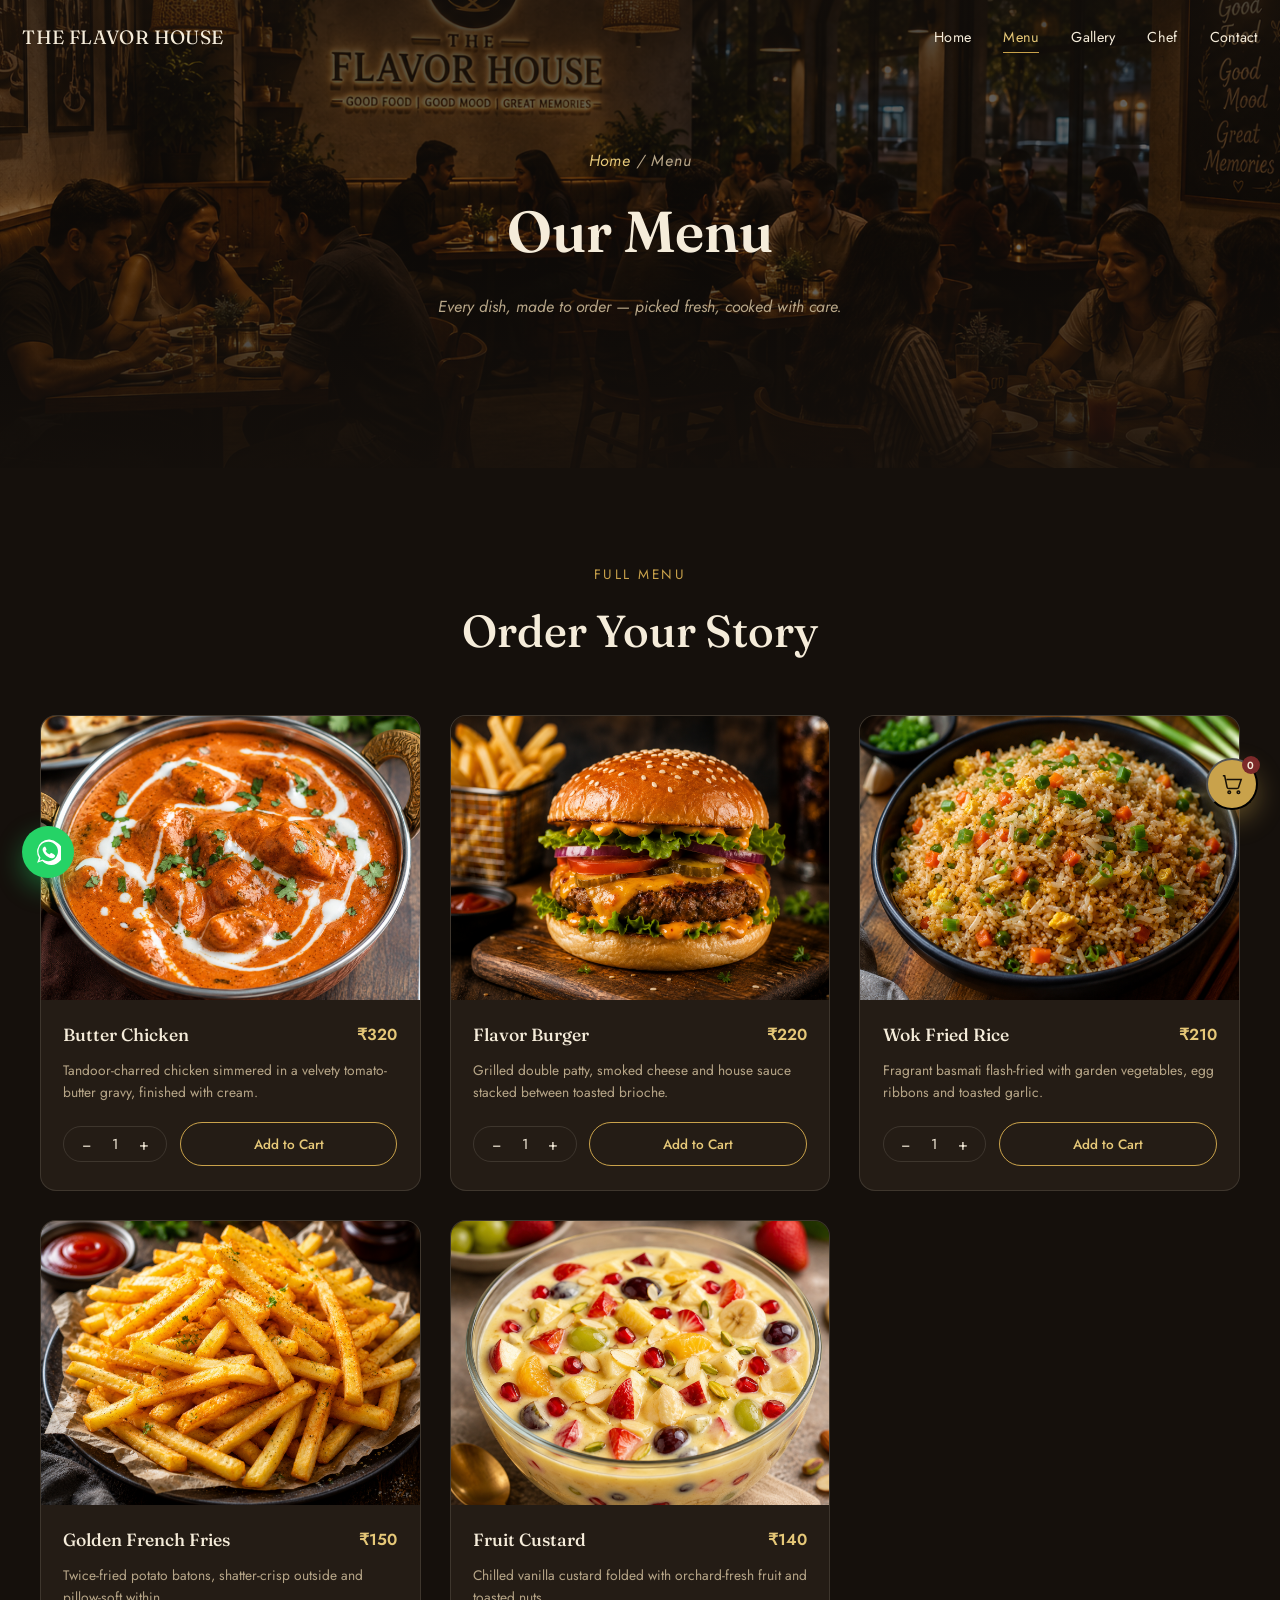
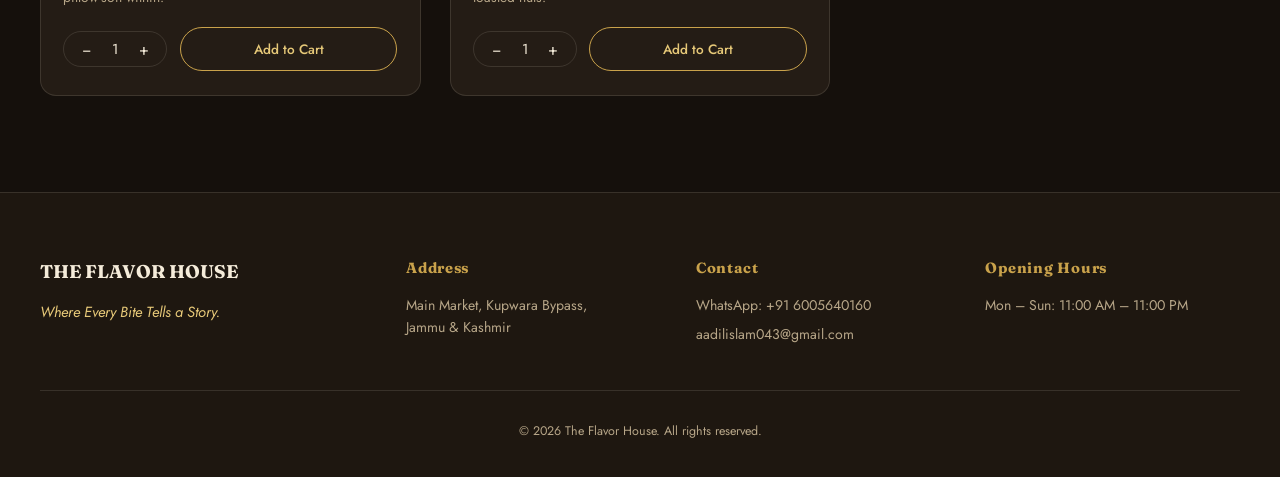
<file: menu.html>
<!DOCTYPE html>
<html lang="en">
<head>
<meta charset="UTF-8">
<meta name="viewport" content="width=device-width, initial-scale=1.0, maximum-scale=5.0">
<title>Menu | The Flavor House — Kupwara</title>
<meta name="description" content="Explore the full menu at The Flavor House, Kupwara — Butter Chicken, burgers, fried rice, fries and desserts, ready to order on WhatsApp.">
<link rel="preconnect" href="https://fonts.googleapis.com">
<link rel="preconnect" href="https://fonts.gstatic.com" crossorigin>
<link href="https://fonts.googleapis.com/css2?family=Fraunces:ital,opsz,wght@0,9..144,400;0,9..144,500;0,9..144,600;0,9..144,700;1,9..144,500&family=Jost:wght@300;400;500;600;700&display=swap" rel="stylesheet">
<link rel="stylesheet" href="style.css">
<link rel="stylesheet" href="menu.css">
</head>
<body>

<div class="preloader" id="preloader">
  <div class="preloader-ring"></div>
  <p class="preloader-text">THE FLAVOR HOUSE</p>
</div>

<!-- ================= NAVBAR ================= -->
<header class="navbar" id="navbar">
  <div class="nav-wrap">
    <a href="index.html" class="logo">THE FLAVOR HOUSE</a>

    <nav class="nav-menu" id="navMenu">
      <a href="index.html" class="nav-link">Home</a>
      <a href="menu.html" class="nav-link active">Menu</a>
      <a href="index.html#gallery" class="nav-link">Gallery</a>
      <a href="index.html#chefs" class="nav-link">Chef</a>
      <a href="index.html#contact" class="nav-link">Contact</a>
    </nav>

    <button class="hamburger" id="hamburger" aria-label="Toggle menu">
      <span></span><span></span><span></span>
    </button>
  </div>
</header>
<div class="nav-overlay" id="navOverlay"></div>

<main>
<!-- ================= MENU HERO BANNER ================= -->
<section class="menu-hero">
  <div class="menu-hero-bg" style="background-image:url('images/interior 2.png')"></div>
  <div class="menu-hero-overlay"></div>
  <div class="menu-hero-content reveal">
    <p class="crumb"><a href="index.html">Home</a> / Menu</p>
    <h1>Our Menu</h1>
    <p>Every dish, made to order &mdash; picked fresh, cooked with care.</p>
  </div>
</section>

<!-- ================= MENU GRID ================= -->
<section class="menu-section">
  <div class="section-head reveal">
    <p class="eyebrow">Full Menu</p>
    <h2>Order Your Story</h2>
  </div>

  <div class="menu-grid">

    <article class="menu-item reveal" data-id="butter-chicken">
      <img src="images/Butter chicken.png" alt="Butter Chicken" loading="lazy">
      <div class="menu-item-body">
        <div class="menu-item-row">
          <h3>Butter Chicken</h3>
          <span class="price">₹320</span>
        </div>
        <p>Tandoor-charred chicken simmered in a velvety tomato-butter gravy, finished with cream.</p>
        <div class="menu-item-actions">
          <div class="qty-stepper" data-id="butter-chicken">
            <button type="button" class="qty-btn" data-action="dec">&minus;</button>
            <span class="qty-val">1</span>
            <button type="button" class="qty-btn" data-action="inc">&plus;</button>
          </div>
          <button class="btn-add" data-id="butter-chicken" data-name="Butter Chicken" data-price="320" data-img="images/Butter chicken.png">Add to Cart</button>
        </div>
      </div>
    </article>

    <article class="menu-item reveal" data-id="flavor-burger">
      <img src="images/burger.png" alt="Flavor House Burger" loading="lazy">
      <div class="menu-item-body">
        <div class="menu-item-row">
          <h3>Flavor Burger</h3>
          <span class="price">₹220</span>
        </div>
        <p>Grilled double patty, smoked cheese and house sauce stacked between toasted brioche.</p>
        <div class="menu-item-actions">
          <div class="qty-stepper" data-id="flavor-burger">
            <button type="button" class="qty-btn" data-action="dec">&minus;</button>
            <span class="qty-val">1</span>
            <button type="button" class="qty-btn" data-action="inc">&plus;</button>
          </div>
          <button class="btn-add" data-id="flavor-burger" data-name="Flavor Burger" data-price="220" data-img="images/burger.png">Add to Cart</button>
        </div>
      </div>
    </article>

    <article class="menu-item reveal" data-id="fried-rice">
      <img src="images/fried rice.png" alt="Wok Fried Rice" loading="lazy">
      <div class="menu-item-body">
        <div class="menu-item-row">
          <h3>Wok Fried Rice</h3>
          <span class="price">₹210</span>
        </div>
        <p>Fragrant basmati flash-fried with garden vegetables, egg ribbons and toasted garlic.</p>
        <div class="menu-item-actions">
          <div class="qty-stepper" data-id="fried-rice">
            <button type="button" class="qty-btn" data-action="dec">&minus;</button>
            <span class="qty-val">1</span>
            <button type="button" class="qty-btn" data-action="inc">&plus;</button>
          </div>
          <button class="btn-add" data-id="fried-rice" data-name="Wok Fried Rice" data-price="210" data-img="images/fried rice.png">Add to Cart</button>
        </div>
      </div>
    </article>

    <article class="menu-item reveal" data-id="french-fries">
      <img src="images/french fries.png" alt="Golden French Fries" loading="lazy">
      <div class="menu-item-body">
        <div class="menu-item-row">
          <h3>Golden French Fries</h3>
          <span class="price">₹150</span>
        </div>
        <p>Twice-fried potato batons, shatter-crisp outside and pillow-soft within.</p>
        <div class="menu-item-actions">
          <div class="qty-stepper" data-id="french-fries">
            <button type="button" class="qty-btn" data-action="dec">&minus;</button>
            <span class="qty-val">1</span>
            <button type="button" class="qty-btn" data-action="inc">&plus;</button>
          </div>
          <button class="btn-add" data-id="french-fries" data-name="Golden French Fries" data-price="150" data-img="images/french fries.png">Add to Cart</button>
        </div>
      </div>
    </article>

    <article class="menu-item reveal" data-id="fruit-custard">
      <img src="images/fruit custard.png" alt="Fruit Custard" loading="lazy">
      <div class="menu-item-body">
        <div class="menu-item-row">
          <h3>Fruit Custard</h3>
          <span class="price">₹140</span>
        </div>
        <p>Chilled vanilla custard folded with orchard-fresh fruit and toasted nuts.</p>
        <div class="menu-item-actions">
          <div class="qty-stepper" data-id="fruit-custard">
            <button type="button" class="qty-btn" data-action="dec">&minus;</button>
            <span class="qty-val">1</span>
            <button type="button" class="qty-btn" data-action="inc">&plus;</button>
          </div>
          <button class="btn-add" data-id="fruit-custard" data-name="Fruit Custard" data-price="140" data-img="images/fruit custard.png">Add to Cart</button>
        </div>
      </div>
    </article>

  </div>
</section>
</main>

<!-- ================= FOOTER ================= -->
<footer id="contact" class="footer">
  <div class="footer-grid">
    <div class="footer-brand">
      <h3>THE FLAVOR HOUSE</h3>
      <p>Where Every Bite Tells a Story.</p>
    </div>
    <div class="footer-col">
      <h4>Address</h4>
      <p>Main Market, Kupwara Bypass,<br>Jammu &amp; Kashmir</p>
    </div>
    <div class="footer-col">
      <h4>Contact</h4>
      <p><a href="https://wa.me/916005640160" target="_blank" rel="noopener">WhatsApp: +91 6005640160</a></p>
      <p><a href="mailto:aadilislam043@gmail.com">aadilislam043@gmail.com</a></p>
    </div>
    <div class="footer-col">
      <h4>Opening Hours</h4>
      <p>Mon &ndash; Sun: 11:00 AM &ndash; 11:00 PM</p>
    </div>
  </div>
  <div class="footer-bottom">
    <p>&copy; <span id="year"></span> The Flavor House. All rights reserved.</p>
  </div>
</footer>

<!-- ================= CART SIDEBAR ================= -->
<div class="cart-overlay" id="cartOverlay"></div>
<aside class="cart-sidebar" id="cartSidebar">
  <div class="cart-head">
    <h3>Your Cart</h3>
    <button id="cartClose" aria-label="Close cart">&times;</button>
  </div>
  <div class="cart-body" id="cartBody">
    <p class="cart-empty" id="cartEmpty">Your cart is empty.</p>
  </div>
  <div class="cart-foot">
    <div class="cart-total-row"><span>Total</span><span id="cartTotal">₹0</span></div>
    <button class="btn btn-gold btn-block" id="checkoutOpen">Checkout</button>
  </div>
</aside>

<!-- ================= CHECKOUT MODAL ================= -->
<div class="modal-overlay" id="checkoutOverlay"></div>
<div class="checkout-modal" id="checkoutModal">
  <button class="lightbox-close" id="checkoutClose" aria-label="Close">&times;</button>
  <h3>Complete Your Order</h3>
  <form id="checkoutForm">
    <label>Full Name<input type="text" id="custName" required></label>
    <label>Phone Number<input type="tel" id="custPhone" required></label>
    <label>Complete Address<textarea id="custAddress" required></textarea></label>
    <label>Special Instructions <span>(optional)</span><textarea id="custNotes"></textarea></label>
    <button type="submit" class="btn btn-gold btn-block">Order on WhatsApp</button>
  </form>
</div>

<!-- ================= FLOATING BUTTONS ================= -->
<button class="cart-float" id="cartFloat" aria-label="Open cart">
  <svg width="22" height="22" viewBox="0 0 24 24" fill="none" stroke="currentColor" stroke-width="1.7"><circle cx="9" cy="21" r="1.4"/><circle cx="19" cy="21" r="1.4"/><path d="M2 3h2l2.6 12.4a2 2 0 0 0 2 1.6h8.7a2 2 0 0 0 2-1.6L22 7H6"/></svg>
  <span class="cart-badge" id="cartBadge">0</span>
</button>

<a class="whatsapp-float" href="https://wa.me/916005640160" target="_blank" rel="noopener" aria-label="Chat on WhatsApp">
  <svg width="26" height="26" viewBox="0 0 24 24" fill="currentColor"><path d="M20.5 3.5A11 11 0 0 0 3.6 17.3L2 22l4.8-1.6A11 11 0 1 0 20.5 3.5Zm-8.5 17a9 9 0 0 1-4.6-1.3l-.3-.2-3 1 1-2.9-.2-.3A9 9 0 1 1 12 20.5Zm5-6.7c-.3-.1-1.6-.8-1.8-.9-.2-.1-.4-.1-.6.1-.2.3-.7.9-.8 1-.2.2-.3.2-.5.1-1.5-.7-2.4-1.3-3.4-2.9-.3-.4.3-.4.7-1.3.1-.2 0-.4 0-.5L9.8 7.6c-.2-.4-.4-.4-.6-.4h-.5c-.2 0-.5.1-.7.3-.2.3-1 1-1 2.3 0 1.4 1 2.7 1.1 2.9.1.2 2 3.1 4.9 4.3.7.3 1.2.5 1.6.6.7.2 1.3.2 1.8.1.5-.1 1.6-.7 1.9-1.3.2-.6.2-1.1.2-1.3-.1-.1-.3-.2-.5-.3Z"/></svg>
</a>

<button class="scroll-top" id="scrollTop" aria-label="Scroll to top">
  <svg width="18" height="18" viewBox="0 0 24 24" fill="none" stroke="currentColor" stroke-width="2"><path d="M12 19V5M5 12l7-7 7 7"/></svg>
</button>

<div class="toast" id="toast"></div>

<script src="script.js"></script>
</body>
</html>
</file>
<file: style.css>
/* ============================================================
   THE FLAVOR HOUSE — style.css (shared / home)
   ============================================================ */

:root{
  --bg: #15100C;
  --bg-alt: #1E1710;
  --card: #241C15;
  --gold: #C9A24B;
  --gold-light: #E6C878;
  --maroon: #7C2A2A;
  --cream: #F5ECDA;
  --muted: #B7A688;
  --line: rgba(245,236,218,0.12);
  --glass: rgba(30,23,16,0.55);
  --radius: 16px;
  --radius-sm: 10px;
  --ease: cubic-bezier(.22,1,.36,1);
}

*,*::before,*::after{ box-sizing: border-box; }
html{ scroll-behavior: smooth; }

body{
  margin: 0;
  background: var(--bg);
  color: var(--cream);
  font-family: 'Jost', sans-serif;
  line-height: 1.6;
  overflow-x: hidden;
  -webkit-font-smoothing: antialiased;
}

img{ max-width: 100%; display: block; }
a{ text-decoration: none; color: inherit; }
ul{ margin: 0; padding: 0; list-style: none; }
button{ font-family: inherit; cursor: pointer; }
input, textarea{ font-family: inherit; }
h1,h2,h3,h4{ font-family: 'Fraunces', serif; margin: 0; }

::selection{ background: var(--gold); color: #1a1208; }

@media (prefers-reduced-motion: reduce){
  *{ animation-duration: 0.01ms !important; transition-duration: 0.01ms !important; }
}

/* ============ GENERIC ============ */
.eyebrow{
  color: var(--gold);
  font-size: 0.85rem;
  letter-spacing: 0.18em;
  text-transform: uppercase;
  margin: 0 0 0.6rem;
}
.section-head{ text-align: center; max-width: 680px; margin: 0 auto 3rem; padding: 0 1.4rem; }
.section-head h2{ font-size: clamp(1.9rem, 4vw, 2.8rem); font-weight: 500; color: var(--cream); }
main section{ padding: 6rem 1.4rem; }

.btn{
  display: inline-flex; align-items: center; justify-content: center;
  padding: 0.9rem 2.1rem; border-radius: 999px; border: none;
  font-size: 0.92rem; font-weight: 600; letter-spacing: 0.02em;
  transition: transform 0.35s var(--ease), box-shadow 0.35s var(--ease), background 0.35s var(--ease);
}
.btn-gold{
  background: linear-gradient(135deg, var(--gold-light), var(--gold));
  color: #1a1208;
  box-shadow: 0 8px 22px rgba(201,162,75,0.3);
}
.btn-gold:hover{ transform: translateY(-3px); box-shadow: 0 14px 28px rgba(201,162,75,0.4); }
.btn-outline{
  border: 1px solid var(--gold); color: var(--gold-light); background: transparent;
}
.btn-outline:hover{ background: var(--gold); color: #1a1208; transform: translateY(-3px); }
.btn-block{ width: 100%; }

/* ============ SCROLL REVEAL ============ */
.reveal{ opacity: 0; transform: translateY(36px); transition: opacity 0.8s var(--ease), transform 0.8s var(--ease); }
.reveal.in-view{ opacity: 1; transform: translateY(0); }

/* ============ PRELOADER ============ */
.preloader{
  position: fixed; inset: 0; z-index: 9999; background: var(--bg);
  display: flex; flex-direction: column; align-items: center; justify-content: center; gap: 1.2rem;
  transition: opacity 0.6s var(--ease), visibility 0.6s var(--ease);
}
.preloader.hide{ opacity: 0; visibility: hidden; pointer-events: none; }
.preloader-ring{
  width: 54px; height: 54px; border-radius: 50%;
  border: 3px solid rgba(201,162,75,0.2); border-top-color: var(--gold);
  animation: spin 0.9s linear infinite;
}
@keyframes spin{ to{ transform: rotate(360deg); } }
.preloader-text{ letter-spacing: 0.2em; font-size: 0.8rem; color: var(--muted); }

/* ============ NAVBAR ============ */
.navbar{
  position: fixed; top: 0; left: 0; right: 0; z-index: 400;
  padding: 1.3rem 0; transition: padding 0.4s var(--ease), background 0.4s var(--ease), box-shadow 0.4s var(--ease);
}
.navbar.scrolled{
  padding: 0.7rem 0; background: var(--glass); backdrop-filter: blur(16px) saturate(140%);
  box-shadow: 0 10px 26px rgba(0,0,0,0.3); border-bottom: 1px solid var(--line);
}
.nav-wrap{
  max-width: 1320px; margin: 0 auto; padding: 0 1.4rem;
  display: flex; align-items: center; justify-content: space-between;
}
.logo{ font-family: 'Fraunces', serif; font-size: 1.2rem; letter-spacing: 0.02em; color: var(--cream); }
.nav-menu{ display: flex; gap: 2rem; }
.nav-link{ position: relative; font-size: 0.9rem; letter-spacing: 0.02em; padding: 0.3rem 0; }
.nav-link::after{
  content: ""; position: absolute; left: 0; bottom: 0; width: 0; height: 1px; background: var(--gold);
  transition: width 0.3s var(--ease);
}
.nav-link:hover::after, .nav-link.active::after{ width: 100%; }
.nav-link.active{ color: var(--gold-light); }

.hamburger{ display: none; flex-direction: column; gap: 5px; width: 26px; background: none; border: none; z-index: 500; }
.hamburger span{ height: 2px; background: var(--cream); border-radius: 2px; transition: transform 0.3s var(--ease), opacity 0.3s var(--ease); }
.hamburger.open span:nth-child(1){ transform: translateY(7px) rotate(45deg); }
.hamburger.open span:nth-child(2){ opacity: 0; }
.hamburger.open span:nth-child(3){ transform: translateY(-7px) rotate(-45deg); }

.nav-overlay{
  position: fixed; inset: 0; background: rgba(0,0,0,0.5); z-index: 350;
  opacity: 0; visibility: hidden; transition: opacity 0.4s var(--ease), visibility 0.4s var(--ease);
}
.nav-overlay.active{ opacity: 1; visibility: visible; }

/* ============ HERO ============ */
.hero{ position: relative; height: 100svh; min-height: 520px; display: flex; align-items: center; justify-content: center; overflow: hidden; padding: 0 1.4rem; }
.hero-slider{ position: absolute; inset: 0; }
.hero-slide{
  position: absolute; inset: 0; background-size: cover; background-position: center;
  opacity: 0; transition: opacity 1.4s ease-in-out;
}
.hero-slide.active{ opacity: 1; }
.hero-overlay{
  position: absolute; inset: 0;
  background: linear-gradient(180deg, rgba(21,16,12,0.75) 0%, rgba(21,16,12,0.4) 40%, rgba(21,16,12,0.9) 100%);
}
.hero-content{ position: relative; z-index: 2; text-align: center; max-width: 780px; }
.tag-line{ font-size: 0.95rem; letter-spacing: 0.2em; text-transform: uppercase; color: var(--gold-light); margin-bottom: 0.8rem; }
.hero-title{
  font-size: clamp(2.6rem, 9vw, 5.6rem); font-weight: 600; letter-spacing: 0.02em; line-height: 1;
  color: var(--cream); margin-bottom: 1rem;
}
.hero-sub{ font-size: clamp(1rem, 2vw, 1.3rem); color: var(--muted); margin-bottom: 2rem; font-style: italic; }

.hero-scroll{
  position: absolute; bottom: 2rem; left: 50%; transform: translateX(-50%); z-index: 2;
  width: 26px; height: 42px; border: 2px solid var(--muted); border-radius: 999px;
}
.hero-scroll span{
  position: absolute; top: 6px; left: 50%; transform: translateX(-50%);
  width: 5px; height: 5px; border-radius: 50%; background: var(--gold);
  animation: dropDown 1.8s infinite;
}
@keyframes dropDown{ 0%{ top: 6px; opacity: 1; } 80%{ top: 26px; opacity: 0; } 100%{ top: 26px; opacity: 0; } }

/* ============ DISH CAROUSEL ============ */
.dish-carousel{ position: relative; max-width: 1320px; margin: 0 auto; display: flex; align-items: center; gap: 0.8rem; }
.dish-track{
  display: flex; gap: 1.6rem; overflow-x: auto; scroll-snap-type: x mandatory;
  padding: 0.6rem 0.2rem 1.4rem; scrollbar-width: none;
}
.dish-track::-webkit-scrollbar{ display: none; }
.dish-card{
  flex: 0 0 82%; max-width: 340px; scroll-snap-align: start;
  background: var(--card); border: 1px solid var(--line); border-radius: var(--radius);
  overflow: hidden; transition: transform 0.4s var(--ease), box-shadow 0.4s var(--ease);
}
.dish-card:hover{ transform: translateY(-8px); box-shadow: 0 22px 40px rgba(0,0,0,0.4); }
.dish-img-wrap{ aspect-ratio: 4/3; overflow: hidden; }
.dish-img-wrap img{ width: 100%; height: 100%; object-fit: cover; transition: transform 0.6s var(--ease); }
.dish-card:hover .dish-img-wrap img{ transform: scale(1.1); }
.dish-info{ padding: 1.3rem 1.4rem 1.5rem; }
.dish-row{ display: flex; justify-content: space-between; align-items: center; gap: 0.6rem; }
.dish-row h3{ font-size: 1.15rem; font-weight: 500; }
.price{ color: var(--gold-light); font-weight: 600; white-space: nowrap; }
.dish-info p{ color: var(--muted); font-size: 0.88rem; margin: 0.6rem 0 1.1rem; }
.btn-add{
  width: 100%; padding: 0.7rem; border-radius: 999px; border: 1px solid var(--gold);
  background: transparent; color: var(--gold-light); font-size: 0.85rem; font-weight: 500;
  transition: background 0.35s var(--ease), color 0.35s var(--ease);
}
.btn-add:hover, .btn-add.added{ background: var(--gold); color: #1a1208; }

.carousel-arrow{
  flex: 0 0 auto; width: 44px; height: 44px; border-radius: 50%; border: 1px solid var(--line);
  background: var(--bg-alt); color: var(--cream); display: flex; align-items: center; justify-content: center;
  transition: border-color 0.3s var(--ease), color 0.3s var(--ease);
}
.carousel-arrow:hover{ border-color: var(--gold); color: var(--gold); }

.explore-wrap{ text-align: center; margin-top: 2.6rem; }

/* ============ WHY CHOOSE US ============ */
.why{ background: var(--bg-alt); }
.why-grid{ max-width: 1200px; margin: 0 auto; display: grid; grid-template-columns: repeat(4,1fr); gap: 1.6rem; }
.why-card{
  background: var(--card); border: 1px solid var(--line); border-radius: var(--radius);
  padding: 2.2rem 1.6rem; text-align: center; transition: transform 0.4s var(--ease), border-color 0.4s var(--ease);
}
.why-card:hover{ transform: translateY(-6px); border-color: var(--gold); }
.why-icon{
  width: 56px; height: 56px; margin: 0 auto 1.2rem; border-radius: 50%;
  border: 1px solid var(--gold); display: flex; align-items: center; justify-content: center; color: var(--gold);
}
.why-icon svg{ width: 26px; height: 26px; }
.why-card h3{ font-size: 1.1rem; font-weight: 500; margin-bottom: 0.5rem; }
.why-card p{ color: var(--muted); font-size: 0.88rem; }

/* ============ GALLERY CAROUSEL ============ */
.gallery-carousel{ position: relative; max-width: 1000px; margin: 0 auto; border-radius: var(--radius); overflow: hidden; }
.gallery-track{ display: flex; transition: transform 0.6s var(--ease); touch-action: pan-y; }
.gallery-slide{ flex: 0 0 100%; aspect-ratio: 16/9; }
.gallery-slide img{ width: 100%; height: 100%; object-fit: cover; cursor: zoom-in; transition: transform 0.6s var(--ease); }
.gallery-slide img:hover{ transform: scale(1.04); }
.gallery-carousel .carousel-arrow{
  position: absolute; top: 50%; transform: translateY(-50%); z-index: 3;
  background: rgba(21,16,12,0.6); backdrop-filter: blur(6px);
}
.gallery-carousel .carousel-arrow.left{ left: 14px; }
.gallery-carousel .carousel-arrow.right{ right: 14px; }
.gallery-dots{ position: absolute; bottom: 16px; left: 50%; transform: translateX(-50%); display: flex; gap: 0.5rem; z-index: 3; }
.gallery-dots button{
  width: 9px; height: 9px; border-radius: 50%; border: none; background: rgba(245,236,218,0.4);
  transition: background 0.3s var(--ease), width 0.3s var(--ease);
}
.gallery-dots button.active{ background: var(--gold); width: 22px; border-radius: 999px; }

/* ============ LIGHTBOX ============ */
.lightbox{
  position: fixed; inset: 0; background: rgba(10,7,5,0.94); z-index: 950;
  display: flex; align-items: center; justify-content: center; padding: 2rem;
  opacity: 0; visibility: hidden; transition: opacity 0.4s var(--ease), visibility 0.4s var(--ease);
}
.lightbox.active{ opacity: 1; visibility: visible; }
.lightbox img{ max-width: 100%; max-height: 90vh; border-radius: var(--radius-sm); }
.lightbox-close{
  position: absolute; top: 1.4rem; right: 1.4rem; font-size: 2rem; color: var(--cream);
  background: none; border: none; line-height: 1;
}
.lightbox-close:hover{ color: var(--gold); }

/* ============ CHEFS ============ */
.chef-grid{ max-width: 960px; margin: 0 auto; display: grid; grid-template-columns: 1fr 1fr; gap: 2.6rem; }
.chef-card{ text-align: center; }
.chef-img{ border-radius: var(--radius); overflow: hidden; aspect-ratio: 3/3.3; margin-bottom: 1.4rem; border: 1px solid var(--line); }
.chef-img img{ width: 100%; height: 100%; object-fit: cover; transition: transform 0.6s var(--ease); }
.chef-card:hover .chef-img img{ transform: scale(1.08); }
.chef-card h3{ font-size: 1.3rem; font-weight: 500; margin-bottom: 0.3rem; }
.chef-role{ color: var(--gold-light); font-style: italic; font-size: 0.98rem; margin-bottom: 0.7rem; }
.chef-bio{ color: var(--muted); font-size: 0.9rem; max-width: 340px; margin: 0 auto; }

/* ============ FOOTER ============ */
.footer{ background: var(--bg-alt); border-top: 1px solid var(--line); padding: 4rem 1.4rem 1.4rem; }
.footer-grid{ max-width: 1200px; margin: 0 auto; display: grid; grid-template-columns: 1.3fr 1fr 1fr 1fr; gap: 2.2rem; }
.footer-brand h3{ font-size: 1.15rem; margin-bottom: 0.5rem; }
.footer-brand p{ color: var(--gold-light); font-style: italic; font-size: 0.92rem; }
.footer-col h4{ color: var(--gold); font-size: 0.92rem; letter-spacing: 0.05em; margin-bottom: 0.8rem; }
.footer-col p{ color: var(--muted); font-size: 0.88rem; margin: 0 0 0.4rem; }
.footer-col a:hover{ color: var(--gold); }
.footer-bottom{ max-width: 1200px; margin: 2.4rem auto 0; padding-top: 1.2rem; border-top: 1px solid var(--line); text-align: center; color: var(--muted); font-size: 0.78rem; }

/* ============ CART SIDEBAR ============ */
.cart-overlay{
  position: fixed; inset: 0; background: rgba(0,0,0,0.55); z-index: 600;
  opacity: 0; visibility: hidden; transition: opacity 0.4s var(--ease), visibility 0.4s var(--ease);
}
.cart-overlay.active{ opacity: 1; visibility: visible; }
.cart-sidebar{
  position: fixed; top: 0; right: 0; height: 100%; width: min(90%, 400px);
  background: var(--bg-alt); z-index: 650; border-left: 1px solid var(--line);
  transform: translateX(100%); transition: transform 0.5s var(--ease);
  display: flex; flex-direction: column;
}
.cart-sidebar.active{ transform: translateX(0); }
.cart-head{ display: flex; justify-content: space-between; align-items: center; padding: 1.5rem 1.5rem 1.1rem; border-bottom: 1px solid var(--line); }
.cart-head h3{ font-size: 1.15rem; font-weight: 500; }
.cart-head button{ font-size: 1.5rem; background: none; border: none; color: var(--muted); }
.cart-head button:hover{ color: var(--gold); }
.cart-body{ flex: 1; overflow-y: auto; padding: 1.2rem 1.5rem; }
.cart-empty{ color: var(--muted); text-align: center; margin-top: 2rem; }
.cart-item{ display: flex; gap: 0.9rem; align-items: center; padding: 0.85rem 0; border-bottom: 1px solid var(--line); }
.cart-item img{ width: 58px; height: 58px; border-radius: var(--radius-sm); object-fit: cover; }
.cart-item-info{ flex: 1; }
.cart-item-info h5{ font-family: 'Fraunces', serif; font-size: 0.92rem; margin: 0 0 0.2rem; font-weight: 500; }
.cart-item-info span{ color: var(--gold-light); font-size: 0.8rem; }
.cart-qty{ display: flex; align-items: center; gap: 0.5rem; margin-top: 0.4rem; }
.cart-qty button{
  width: 22px; height: 22px; border-radius: 50%; border: 1px solid var(--line); background: none; color: var(--cream); font-size: 0.85rem;
}
.cart-qty button:hover{ border-color: var(--gold); color: var(--gold); }
.cart-remove{ background: none; border: none; color: var(--maroon); font-size: 0.72rem; margin-top: 0.4rem; }
.cart-foot{ padding: 1.3rem 1.5rem 1.6rem; border-top: 1px solid var(--line); }
.cart-total-row{ display: flex; justify-content: space-between; font-family: 'Fraunces', serif; font-size: 1.1rem; margin-bottom: 1rem; }

/* ============ CHECKOUT MODAL ============ */
.modal-overlay{
  position: fixed; inset: 0; background: rgba(0,0,0,0.6); z-index: 700;
  opacity: 0; visibility: hidden; transition: opacity 0.4s var(--ease), visibility 0.4s var(--ease);
}
.modal-overlay.active{ opacity: 1; visibility: visible; }
.checkout-modal{
  position: fixed; top: 50%; left: 50%; z-index: 720;
  transform: translate(-50%,-50%) scale(0.94); opacity: 0; visibility: hidden;
  transition: opacity 0.4s var(--ease), visibility 0.4s var(--ease), transform 0.4s var(--ease);
  width: min(92%, 440px); max-height: 88vh; overflow-y: auto;
  background: var(--card); border: 1px solid var(--line); border-radius: var(--radius); padding: 2rem;
}
.checkout-modal.active{ transform: translate(-50%,-50%) scale(1); opacity: 1; visibility: visible; }
.checkout-modal h3{ font-size: 1.4rem; font-weight: 500; margin-bottom: 1.4rem; }
#checkoutForm{ display: flex; flex-direction: column; gap: 1rem; }
#checkoutForm label{ display: flex; flex-direction: column; gap: 0.4rem; font-size: 0.82rem; color: var(--muted); }
#checkoutForm label span{ font-style: italic; }
#checkoutForm input, #checkoutForm textarea{
  background: var(--bg); border: 1px solid var(--line); border-radius: var(--radius-sm);
  padding: 0.75rem 0.95rem; color: var(--cream); font-size: 0.9rem; outline: none;
  transition: border-color 0.3s var(--ease);
}
#checkoutForm input:focus, #checkoutForm textarea:focus{ border-color: var(--gold); }
#checkoutForm textarea{ resize: vertical; min-height: 64px; }

/* ============ FLOATING BUTTONS ============ */
.cart-float{
  position: fixed; right: 1.4rem; bottom: 5.6rem; z-index: 300;
  width: 52px; height: 52px; border-radius: 50%; background: var(--gold); color: #1a1208;
  display: flex; align-items: center; justify-content: center; box-shadow: 0 10px 26px rgba(201,162,75,0.4);
  transition: transform 0.3s var(--ease);
}
.cart-float:hover{ transform: scale(1.08); }
.cart-badge{
  position: absolute; top: -4px; right: -4px; background: var(--maroon); color: var(--cream);
  font-size: 0.65rem; min-width: 18px; height: 18px; border-radius: 50%;
  display: flex; align-items: center; justify-content: center; font-weight: 600;
}
.scroll-top{
  position: fixed; right: 1.4rem; bottom: 1.4rem; z-index: 300;
  width: 44px; height: 44px; border-radius: 50%; background: var(--bg-alt); color: var(--cream);
  border: 1px solid var(--line); display: flex; align-items: center; justify-content: center;
  opacity: 0; visibility: hidden; transform: translateY(10px);
  transition: opacity 0.35s var(--ease), transform 0.35s var(--ease), visibility 0.35s var(--ease), border-color 0.3s var(--ease);
}
.scroll-top.show{ opacity: 1; visibility: visible; transform: translateY(0); }
.scroll-top:hover{ border-color: var(--gold); color: var(--gold); }
.whatsapp-float{
  position: fixed; left: 1.4rem; bottom: 1.4rem; z-index: 300;
  width: 52px; height: 52px; border-radius: 50%; background: #25D366; color: #fff;
  display: flex; align-items: center; justify-content: center; box-shadow: 0 10px 26px rgba(37,211,102,0.4);
  animation: pulse 2.6s infinite;
}
@keyframes pulse{
  0%{ box-shadow: 0 0 0 0 rgba(37,211,102,0.45); }
  70%{ box-shadow: 0 0 0 14px rgba(37,211,102,0); }
  100%{ box-shadow: 0 0 0 0 rgba(37,211,102,0); }
}

/* ============ TOAST ============ */
.toast{
  position: fixed; bottom: 1.6rem; left: 50%; transform: translateX(-50%) translateY(20px);
  background: var(--gold); color: #1a1208; padding: 0.75rem 1.5rem; border-radius: 999px;
  font-size: 0.85rem; font-weight: 600; z-index: 900; opacity: 0; visibility: hidden;
  transition: opacity 0.4s var(--ease), transform 0.4s var(--ease), visibility 0.4s var(--ease);
  box-shadow: 0 10px 26px rgba(0,0,0,0.35);
}
.toast.active{ opacity: 1; visibility: visible; transform: translateX(-50%) translateY(0); }

/* ============ ACCESSIBILITY ============ */
a:focus-visible, button:focus-visible, input:focus-visible, textarea:focus-visible{
  outline: 2px solid var(--gold); outline-offset: 3px;
}

/* ============================================================
   RESPONSIVE
   ============================================================ */
@media (max-width: 980px){
  .nav-menu{ display: none; }
  .hamburger{ display: flex; }
  .why-grid{ grid-template-columns: repeat(2,1fr); }
  .footer-grid{ grid-template-columns: 1fr 1fr; }
}

@media (max-width: 860px){
  .nav-menu{
    position: fixed; top: 0; right: 0; height: 100%; width: min(78%, 320px);
    background: var(--bg-alt); z-index: 450; flex-direction: column; justify-content: center; gap: 2rem;
    padding: 2rem; transform: translateX(100%); transition: transform 0.5s var(--ease);
    border-left: 1px solid var(--line);
  }
  .nav-menu.active{ transform: translateX(0); display: flex; }
  .nav-menu .nav-link{ font-fam
</file>
<file: menu.css>
/* ============================================================
   THE FLAVOR HOUSE — menu.css (menu.html page-specific)
   Loaded after style.css — only overrides / adds menu-page styles
   ============================================================ */

/* ============ MENU HERO BANNER ============ */
.menu-hero{
  position: relative; height: 52svh; min-height: 340px;
  display: flex; align-items: center; justify-content: center; overflow: hidden;
  margin-top: 0;
}
.menu-hero-bg{
  position: absolute; inset: 0; background-size: cover; background-position: center;
  transform: scale(1.08);
}
.menu-hero-overlay{
  position: absolute; inset: 0;
  background: linear-gradient(180deg, rgba(21,16,12,0.78) 0%, rgba(21,16,12,0.55) 45%, rgba(21,16,12,0.92) 100%);
}
.menu-hero-content{ position: relative; z-index: 2; text-align: center; max-width: 640px; padding: 0 1.4rem; }
.crumb{ font-size: 0.85rem; color: var(--muted); letter-spacing: 0.05em; margin-bottom: 0.8rem; }
.crumb a{ color: var(--gold-light); }
.crumb a:hover{ text-decoration: underline; }
.menu-hero-content h1{
  font-size: clamp(2.2rem, 6vw, 3.6rem); font-weight: 600; color: var(--cream); margin-bottom: 0.7rem;
}
.menu-hero-content p{ color: var(--muted); font-style: italic; font-size: 1rem; }

/* ============ MENU GRID ============ */
.menu-section{ padding-top: 6rem; }
.menu-grid{
  max-width: 1200px; margin: 0 auto;
  display: grid; grid-template-columns: repeat(3, 1fr); gap: 1.8rem;
}
.menu-item{
  background: var(--card); border: 1px solid var(--line); border-radius: var(--radius);
  overflow: hidden; transition: transform 0.4s var(--ease), box-shadow 0.4s var(--ease);
}
.menu-item:hover{ transform: translateY(-6px); box-shadow: 0 20px 38px rgba(0,0,0,0.4); }
.menu-item img{ width: 100%; aspect-ratio: 4/3; object-fit: cover; transition: transform 0.6s var(--ease); }
.menu-item:hover img{ transform: scale(1.08); }
.menu-item-body{ padding: 1.3rem 1.4rem 1.5rem; }
.menu-item-row{ display: flex; justify-content: space-between; align-items: center; gap: 0.6rem; }
.menu-item-row h3{ font-size: 1.1rem; font-weight: 500; }
.menu-item-body p{ color: var(--muted); font-size: 0.86rem; margin: 0.6rem 0 1.2rem; }

.menu-item-actions{ display: flex; align-items: center; gap: 0.8rem; }
.qty-stepper{
  display: flex; align-items: center; gap: 0.6rem;
  border: 1px solid var(--line); border-radius: 999px; padding: 0.35rem 0.7rem; flex-shrink: 0;
}
.qty-btn{
  width: 22px; height: 22px; border-radius: 50%; border: none; background: none; color: var(--cream);
  font-size: 1rem; display: flex; align-items: center; justify-content: center;
}
.qty-btn:hover{ color: var(--gold); }
.qty-val{ min-width: 16px; text-align: center; font-size: 0.9rem; }
.menu-item-actions .btn-add{ flex: 1; }

/* ============ RESPONSIVE ============ */
@media (max-width: 980px){
  .menu-grid{ grid-template-columns: repeat(2, 1fr); }
}
@media (max-width: 620px){
  .menu-grid{ grid-template-columns: 1fr; }
  .menu-item-actions{ flex-direction: column; align-items: stretch; }
  .qty-stepper{ justify-content: center; }
}
</file>
